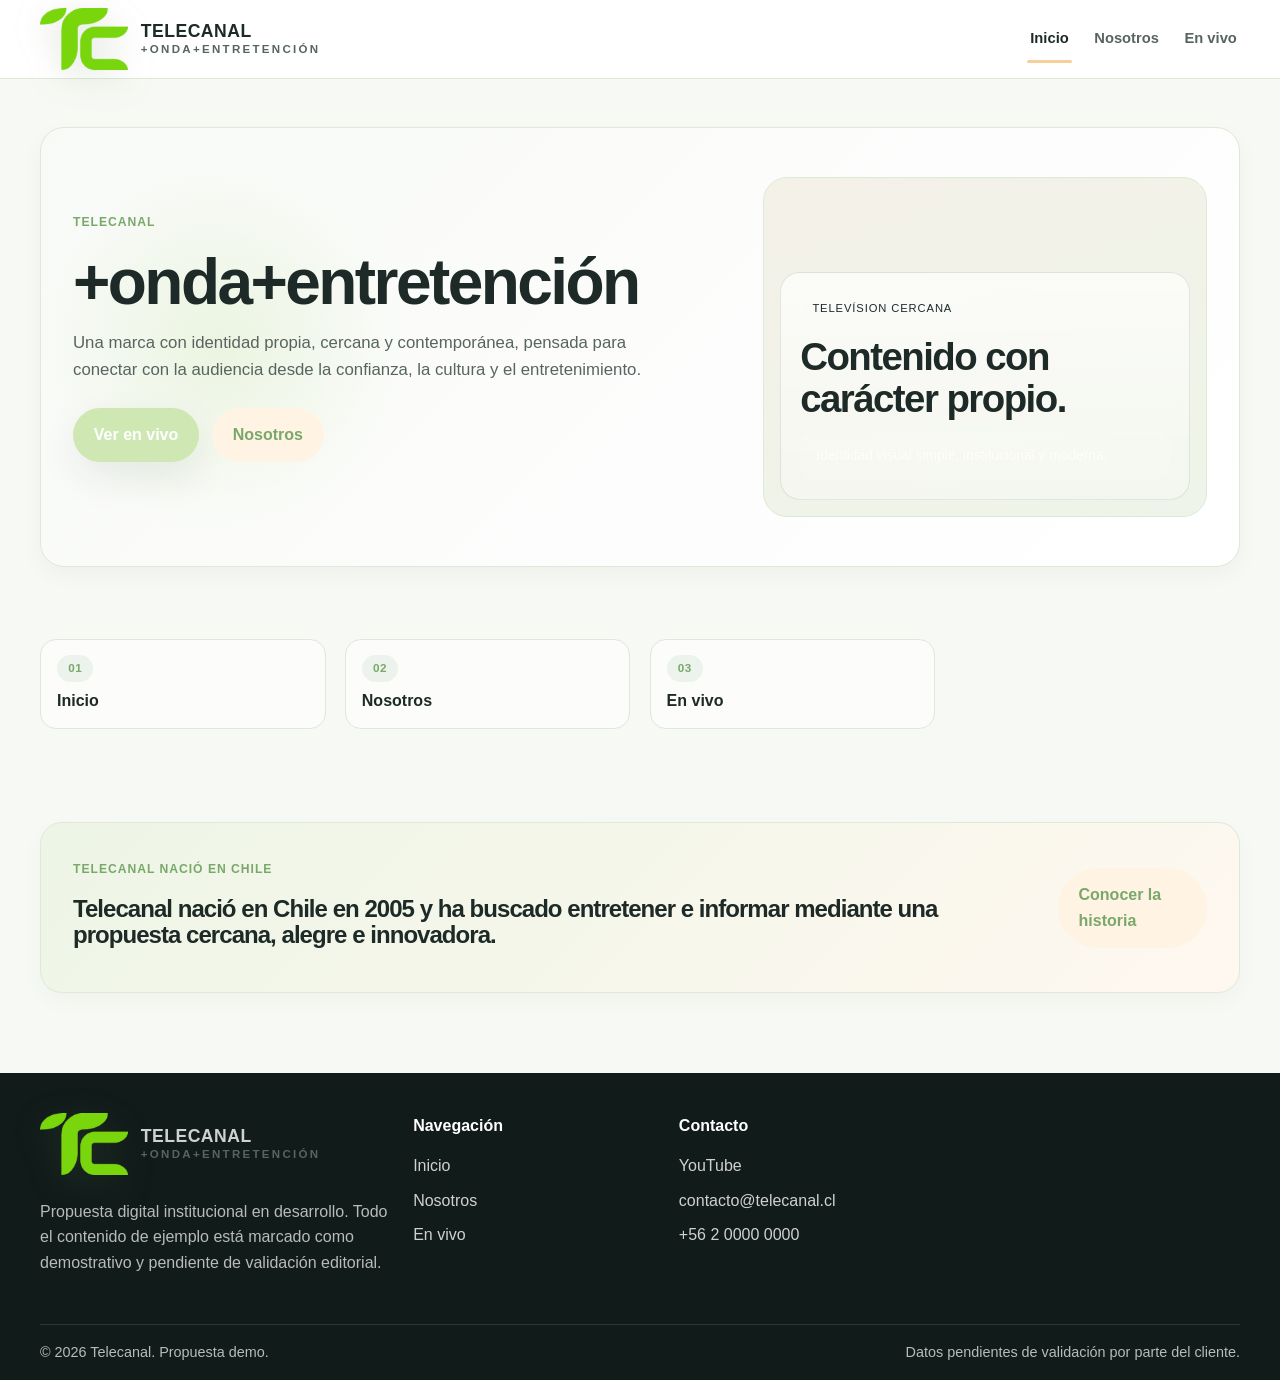
<file: index.html>
<!DOCTYPE html>
<html lang="es">
  <head>
    <meta charset="UTF-8" />
    <meta name="viewport" content="width=device-width, initial-scale=1.0" />
    <title>Telecanal | Televisión cercana, contenidos que conectan</title>
    <meta name="description" content="Propuesta institucional y editorial de Telecanal, marca chilena con trayectoria desde 2005. Sitio demo con contenido verificable y módulos preparados para CMS." />
    <meta name="robots" content="index, follow" />
    <link rel="stylesheet" href="styles.css" />
  </head>
  <body>
    <header class="site-header">
      <div class="container header-inner">
        <a class="brand" href="index.html" aria-label="Inicio Telecanal">
          <img class="brand-logo" src="material/logo.webp" alt="Logo de Telecanal" />
          <span class="brand-text">
            <span>TELECANAL</span>
            <span>+onda+entretención</span>
          </span>
        </a>

        <div class="nav-wrap">
          <nav class="main-nav" aria-label="Navegación principal">
            <a class="active" href="index.html">Inicio</a>
            <a href="nosotros.html">Nosotros</a>
            <a href="en-vivo.html">En vivo</a>
          </nav>
          <button class="menu-toggle" aria-label="Abrir menú">☰</button>
        </div>
      </div>
    </header>

    <main>
      <section class="hero">
        <div class="container hero-shell hero-shell--minimal">
          <div class="hero-copy">
            <span class="eyebrow">Telecanal</span>
            <h1>+onda+entretención</h1>
            <p>Una marca con identidad propia, cercana y contemporánea, pensada para conectar con la audiencia desde la confianza, la cultura y el entretenimiento.</p>
            <div class="hero-actions">
              <a class="btn btn-primary" href="en-vivo.html">Ver en vivo</a>
              <a class="btn btn-secondary" href="nosotros.html">Nosotros</a>
            </div>
          </div>

          <div class="hero-visual hero-visual--minimal" aria-label="Blanco de contenido principal">
            <div class="hero-card hero-card--minimal">
              <div class="mini-tag">Televísion cercana</div>
              <div>
                <h3>Contenido con carácter propio.</h3>
              </div>
              <div class="ticker">Identidad visual simple, institucional y moderna.</div>
            </div>
          </div>
        </div>
      </section>

      <section class="section">
        <div class="container">
          <div class="quick-links">
            <a class="quick-link" href="index.html"><span class="badge badge-neutral">01</span><strong>Inicio</strong></a>
            <a class="quick-link" href="nosotros.html"><span class="badge badge-neutral">02</span><strong>Nosotros</strong></a>
            <a class="quick-link" href="en-vivo.html"><span class="badge badge-neutral">03</span><strong>En vivo</strong></a>
          </div>
        </div>
      </section>

      <section class="section">
        <div class="container">
          <div class="cta-box">
            <div>
              <span class="eyebrow" style="color: var(--green-deep)">Telecanal nació en Chile</span>
              <h2>Telecanal nació en Chile en 2005 y ha buscado entretener e informar mediante una propuesta cercana, alegre e innovadora.</h2>
            </div>
            <a class="btn btn-secondary" href="nosotros.html">Conocer la historia</a>
          </div>
        </div>
      </section>
    </main>

    <footer class="footer">
      <div class="container">
        <div class="footer-grid">
          <div>
            <a class="brand" href="index.html" aria-label="Telecanal">
              <img class="brand-logo" src="material/logo.webp" alt="Logo de Telecanal" />
              <span class="brand-text">
                <span>TELECANAL</span>
                <span>+onda+entretención</span>
              </span>
            </a>
            <p style="margin-top: 1rem; color: rgba(255,255,255,0.7);">Propuesta digital institucional en desarrollo. Todo el contenido de ejemplo está marcado como demostrativo y pendiente de validación editorial.</p>
          </div>

          <div>
            <h4>Navegación</h4>
            <ul>
              <li><a href="index.html">Inicio</a></li>
              <li><a href="nosotros.html">Nosotros</a></li>
              <li><a href="en-vivo.html">En vivo</a></li>
            </ul>
          </div>

          <div>
            <h4>Contacto</h4>
            <ul>
              <li><a href="https://www.youtube.com/@TELECANAL" target="_blank" rel="noreferrer">YouTube</a></li>
              <li><a href="mailto:contacto@telecanal.cl">contacto@telecanal.cl</a></li>
              <li><a href="tel:+56200000000">+56 2 0000 0000</a></li>
            </ul>
          </div>
        </div>

        <div class="copyright">
          <span>© 2026 Telecanal. Propuesta demo.</span>
          <span>Datos pendientes de validación por parte del cliente.</span>
        </div>
      </div>
    </footer>

    <script src="script.js"></script>
  </body>
</html>
</file>
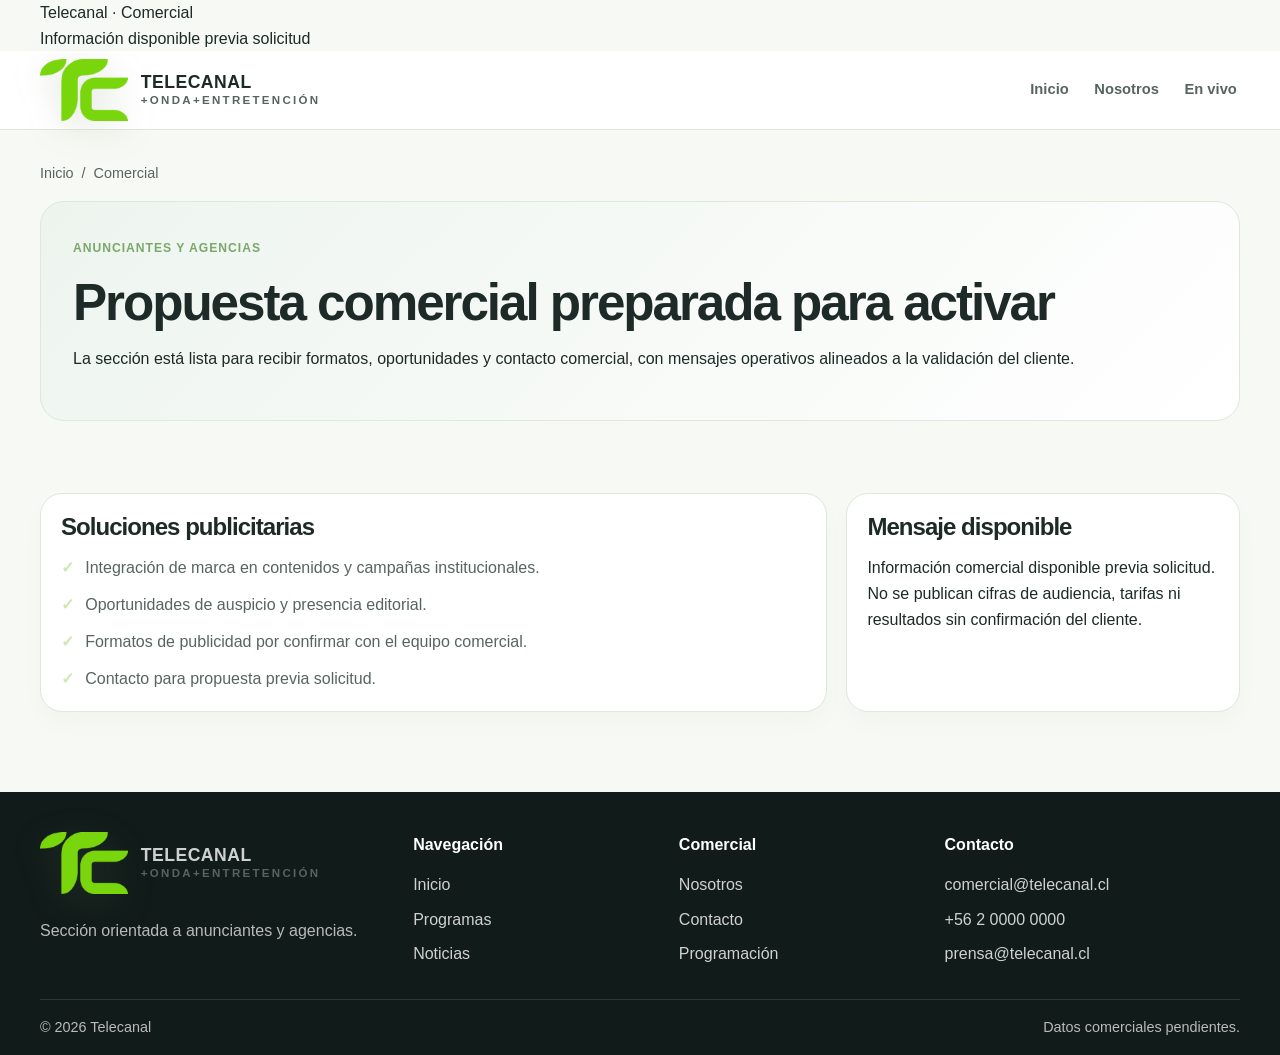
<file: comercial.html>
<!DOCTYPE html>
<html lang="es">
  <head>
    <meta charset="UTF-8" />
    <meta name="viewport" content="width=device-width, initial-scale=1.0" />
    <title>Comercial | Telecanal</title>
    <meta name="description" content="Sección comercial para anunciantes y agencias de Telecanal con mensajes operativos pendientes de validación." />
    <link rel="stylesheet" href="styles.css" />
  </head>
  <body>
    <div class="topbar">
      <div class="container">
        <div class="status">Telecanal · Comercial</div>
        <div class="validation">Información disponible previa solicitud</div>
      </div>
    </div>

    <header class="site-header">
      <div class="container header-inner">
        <a class="brand" href="index.html" aria-label="Inicio Telecanal">
          <img class="brand-logo" src="material/logo.webp" alt="Logo de Telecanal" />
          <span class="brand-text"><span>TELECANAL</span><span>+onda+entretención</span></span>
        </a>
        <div class="nav-wrap">
          <nav class="main-nav" aria-label="Navegación principal">
            <a href="index.html">Inicio</a>
            <a href="nosotros.html">Nosotros</a>
            <a href="en-vivo.html">En vivo</a>
          </nav>
          <button class="menu-toggle" aria-label="Abrir menú">☰</button>
        </div>
      </div>
    </header>

    <main>
      <section class="page-banner">
        <div class="container">
          <div class="breadcrumbs"><a href="index.html">Inicio</a><span> / </span><span>Comercial</span></div>
          <div class="page-hero">
            <span class="eyebrow">Anunciantes y agencias</span>
            <h1>Propuesta comercial preparada para activar</h1>
            <p>La sección está lista para recibir formatos, oportunidades y contacto comercial, con mensajes operativos alineados a la validación del cliente.</p>
          </div>
        </div>
      </section>

      <section class="section">
        <div class="container page-grid">
          <div class="content-panel">
            <h3>Soluciones publicitarias</h3>
            <ul class="summary-list">
              <li>Integración de marca en contenidos y campañas institucionales.</li>
              <li>Oportunidades de auspicio y presencia editorial.</li>
              <li>Formatos de publicidad por confirmar con el equipo comercial.</li>
              <li>Contacto para propuesta previa solicitud.</li>
            </ul>
          </div>

          <aside class="sidebar-panel">
            <h3>Mensaje disponible</h3>
            <p>Información comercial disponible previa solicitud. No se publican cifras de audiencia, tarifas ni resultados sin confirmación del cliente.</p>
          </aside>
        </div>
      </section>
    </main>

    <footer class="footer">
      <div class="container">
        <div class="footer-grid">
          <div><a class="brand" href="index.html" aria-label="Telecanal"><img class="brand-logo" src="material/logo.webp" alt="Logo de Telecanal" /><span class="brand-text"><span>TELECANAL</span><span>+onda+entretención</span></span></a><p style="color: rgba(255,255,255,0.7); margin-top: 1rem;">Sección orientada a anunciantes y agencias.</p></div>
          <div><h4>Navegación</h4><ul><li><a href="index.html">Inicio</a></li><li><a href="programas.html">Programas</a></li><li><a href="noticias.html">Noticias</a></li></ul></div>
          <div><h4>Comercial</h4><ul><li><a href="nosotros.html">Nosotros</a></li><li><a href="contacto.html">Contacto</a></li><li><a href="programacion.html">Programación</a></li></ul></div>
          <div><h4>Contacto</h4><ul><li><a href="mailto:comercial@telecanal.cl">comercial@telecanal.cl</a></li><li><a href="tel:+56200000000">+56 2 0000 0000</a></li><li><a href="mailto:prensa@telecanal.cl">prensa@telecanal.cl</a></li></ul></div>
        </div>
        <div class="copyright"><span>© 2026 Telecanal</span><span>Datos comerciales pendientes.</span></div>
      </div>
    </footer>

    <script src="script.js"></script>
  </body>
</html>
</file>
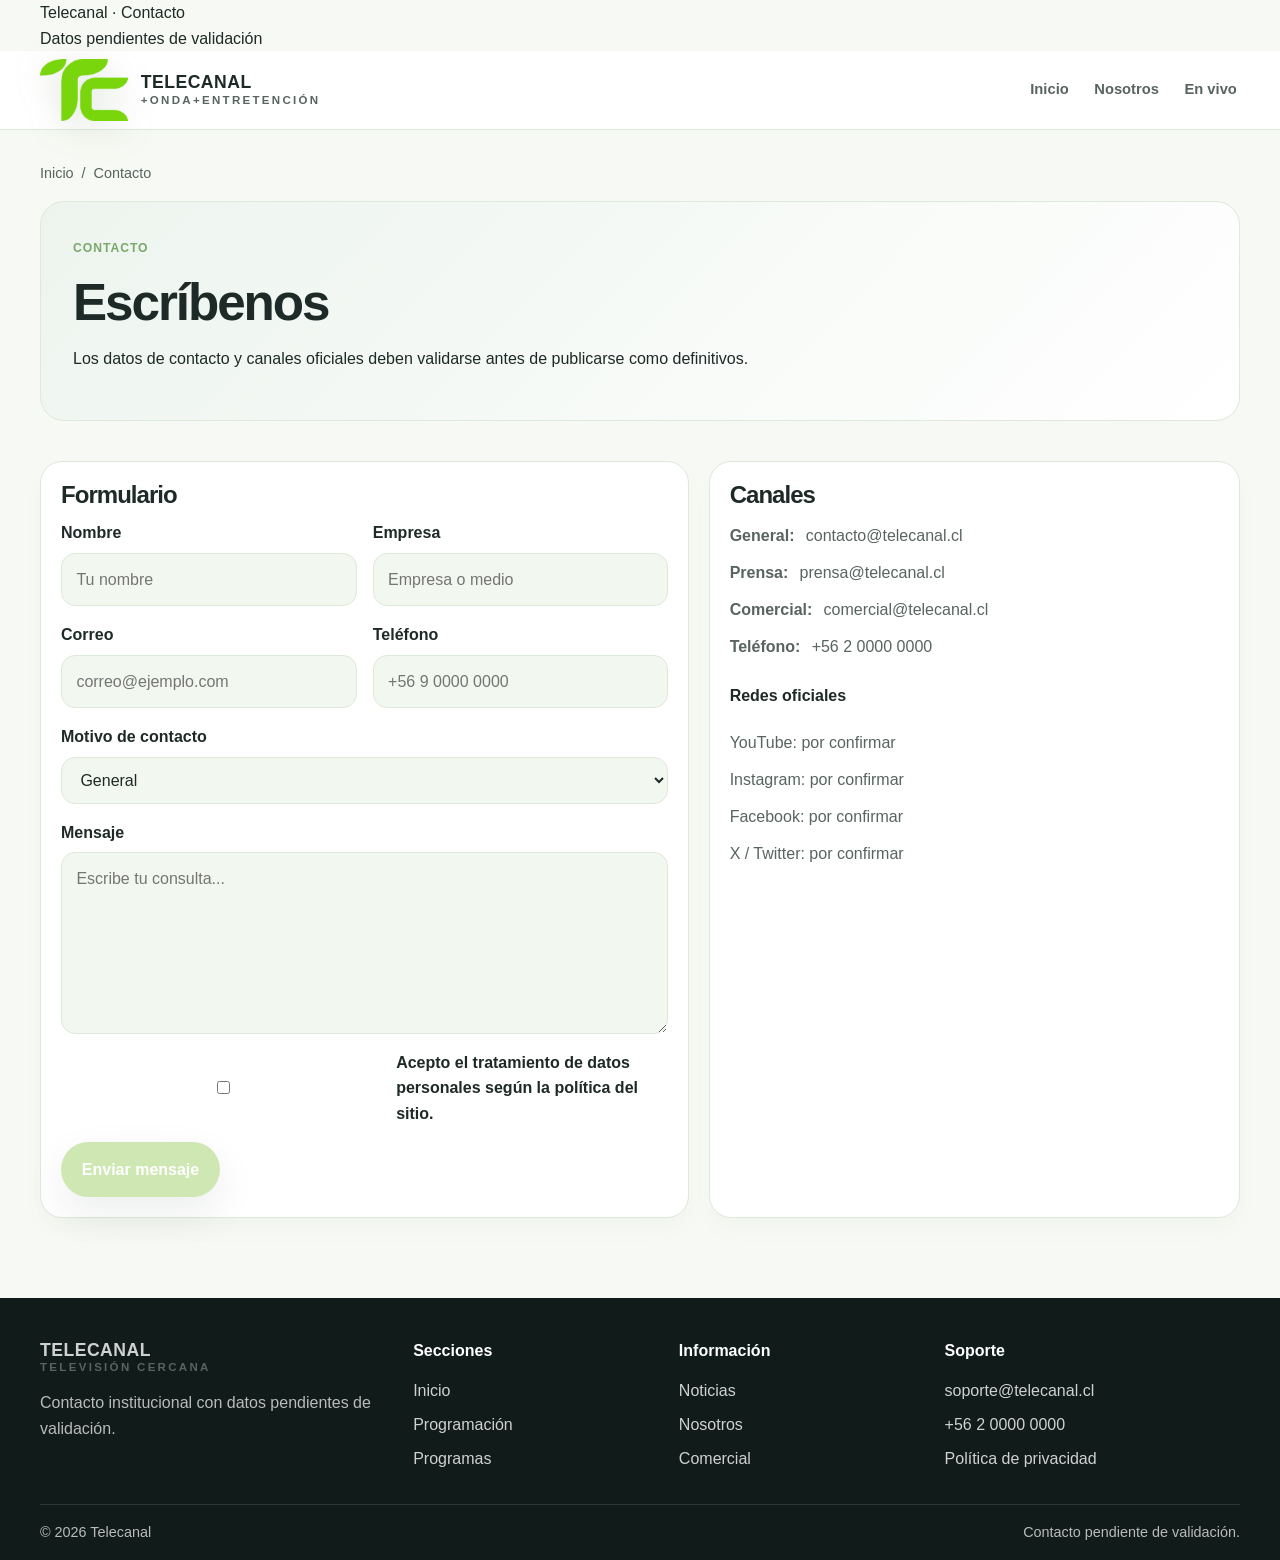
<file: contacto.html>
<!DOCTYPE html>
<html lang="es">
  <head>
    <meta charset="UTF-8" />
    <meta name="viewport" content="width=device-width, initial-scale=1.0" />
    <title>Contacto | Telecanal</title>
    <meta name="description" content="Formulario de contacto para Telecanal con separación de consultas generales, prensa y comercial." />
    <link rel="stylesheet" href="styles.css" />
  </head>
  <body>
    <div class="topbar">
      <div class="container">
        <div class="status">Telecanal · Contacto</div>
        <div class="validation">Datos pendientes de validación</div>
      </div>
    </div>

    <header class="site-header">
      <div class="container header-inner">
        <a class="brand" href="index.html" aria-label="Inicio Telecanal">
          <img class="brand-logo" src="material/logo.webp" alt="Logo de Telecanal" />
          <span class="brand-text"><span>TELECANAL</span><span>+onda+entretención</span></span>
        </a>
        <div class="nav-wrap">
          <nav class="main-nav" aria-label="Navegación principal">
            <a href="index.html">Inicio</a>
            <a href="nosotros.html">Nosotros</a>
            <a href="en-vivo.html">En vivo</a>
          </nav>
          <button class="menu-toggle" aria-label="Abrir menú">☰</button>
        </div>
      </div>
    </header>

    <main>
      <section class="page-banner">
        <div class="container">
          <div class="breadcrumbs"><a href="index.html">Inicio</a><span> / </span><span>Contacto</span></div>
          <div class="page-hero">
            <span class="eyebrow">Contacto</span>
            <h1>Escríbenos</h1>
            <p>Los datos de contacto y canales oficiales deben validarse antes de publicarse como definitivos.</p>
          </div>
        </div>
      </section>

      <section class="section">
        <div class="container contact-grid">
          <div class="form-panel">
            <h3>Formulario</h3>
            <form>
              <div class="form-grid">
                <div class="form-field"><label for="nombre">Nombre</label><input id="nombre" type="text" placeholder="Tu nombre" /></div>
                <div class="form-field"><label for="empresa">Empresa</label><input id="empresa" type="text" placeholder="Empresa o medio" /></div>
                <div class="form-field"><label for="email">Correo</label><input id="email" type="email" placeholder="correo@ejemplo.com" /></div>
                <div class="form-field"><label for="telefono">Teléfono</label><input id="telefono" type="tel" placeholder="+56 9 0000 0000" /></div>
                <div class="form-field full"><label for="motivo">Motivo de contacto</label><select id="motivo"><option>General</option><option>Prensa</option><option>Comercial</option><option>Otro</option></select></div>
                <div class="form-field full"><label for="mensaje">Mensaje</label><textarea id="mensaje" rows="6" placeholder="Escribe tu consulta..."></textarea></div>
                <div class="form-field full">
                  <label class="checkbox-row"><input type="checkbox" /> Acepto el tratamiento de datos personales según la política del sitio.</label>
                </div>
              </div>
              <button class="btn btn-primary" type="button" style="margin-top: 1rem;">Enviar mensaje</button>
            </form>
          </div>

          <aside class="info-panel">
            <h3>Canales</h3>
            <ul class="meta-list">
              <li><strong>General:</strong> contacto@telecanal.cl</li>
              <li><strong>Prensa:</strong> prensa@telecanal.cl</li>
              <li><strong>Comercial:</strong> comercial@telecanal.cl</li>
              <li><strong>Teléfono:</strong> +56 2 0000 0000</li>
            </ul>

            <div style="margin-top: 1.5rem;">
              <h4>Redes oficiales</h4>
              <ul class="meta-list">
                <li>YouTube: por confirmar</li>
                <li>Instagram: por confirmar</li>
                <li>Facebook: por confirmar</li>
                <li>X / Twitter: por confirmar</li>
              </ul>
            </div>
          </aside>
        </div>
      </section>
    </main>

    <footer class="footer">
      <div class="container">
        <div class="footer-grid">
          <div><a class="brand" href="index.html" aria-label="Telecanal"><span class="brand-mark">TC</span><span class="brand-text"><span>TELECANAL</span><span>Televisión cercana</span></span></a><p style="color: rgba(255,255,255,0.7); margin-top: 1rem;">Contacto institucional con datos pendientes de validación.</p></div>
          <div><h4>Secciones</h4><ul><li><a href="index.html">Inicio</a></li><li><a href="programacion.html">Programación</a></li><li><a href="programas.html">Programas</a></li></ul></div>
          <div><h4>Información</h4><ul><li><a href="noticias.html">Noticias</a></li><li><a href="nosotros.html">Nosotros</a></li><li><a href="comercial.html">Comercial</a></li></ul></div>
          <div><h4>Soporte</h4><ul><li><a href="mailto:soporte@telecanal.cl">soporte@telecanal.cl</a></li><li><a href="tel:+56200000000">+56 2 0000 0000</a></li><li><a href="#">Política de privacidad</a></li></ul></div>
        </div>
        <div class="copyright"><span>© 2026 Telecanal</span><span>Contacto pendiente de validación.</span></div>
      </div>
    </footer>

    <script src="script.js"></script>
  </body>
</html>
</file>
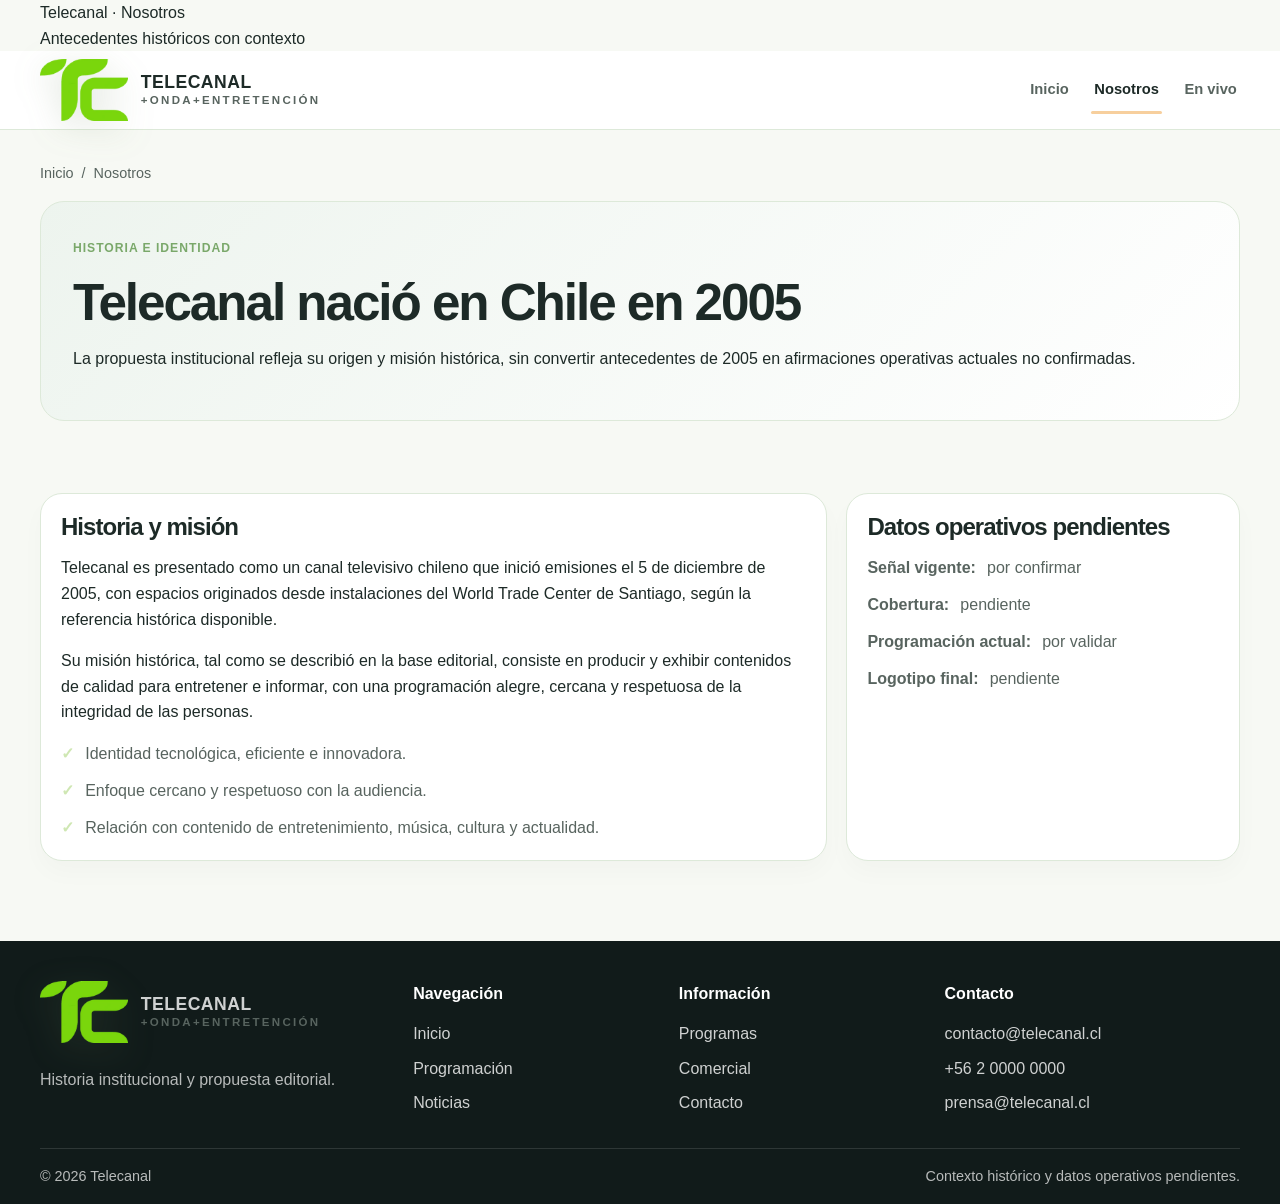
<file: nosotros.html>
<!DOCTYPE html>
<html lang="es">
  <head>
    <meta charset="UTF-8" />
    <meta name="viewport" content="width=device-width, initial-scale=1.0" />
    <title>Nosotros | Telecanal</title>
    <meta name="description" content="Historia y propuesta institucional de Telecanal con contexto histórico y módulos administrables pendientes de validación." />
    <link rel="stylesheet" href="styles.css" />
  </head>
  <body>
    <div class="topbar">
      <div class="container">
        <div class="status">Telecanal · Nosotros</div>
        <div class="validation">Antecedentes históricos con contexto</div>
      </div>
    </div>

    <header class="site-header">
      <div class="container header-inner">
        <a class="brand" href="index.html" aria-label="Inicio Telecanal">
          <img class="brand-logo" src="material/logo.webp" alt="Logo de Telecanal" />
          <span class="brand-text"><span>TELECANAL</span><span>+onda+entretención</span></span>
        </a>
        <div class="nav-wrap">
          <nav class="main-nav" aria-label="Navegación principal">
            <a href="index.html">Inicio</a>
            <a class="active" href="nosotros.html">Nosotros</a>
            <a href="en-vivo.html">En vivo</a>
          </nav>
          <button class="menu-toggle" aria-label="Abrir menú">☰</button>
        </div>
      </div>
    </header>

    <main>
      <section class="page-banner">
        <div class="container">
          <div class="breadcrumbs"><a href="index.html">Inicio</a><span> / </span><span>Nosotros</span></div>
          <div class="page-hero">
            <span class="eyebrow">Historia e identidad</span>
            <h1>Telecanal nació en Chile en 2005</h1>
            <p>La propuesta institucional refleja su origen y misión histórica, sin convertir antecedentes de 2005 en afirmaciones operativas actuales no confirmadas.</p>
          </div>
        </div>
      </section>

      <section class="section">
        <div class="container page-grid">
          <div class="content-panel">
            <h3>Historia y misión</h3>
            <p>Telecanal es presentado como un canal televisivo chileno que inició emisiones el 5 de diciembre de 2005, con espacios originados desde instalaciones del World Trade Center de Santiago, según la referencia histórica disponible.</p>
            <p>Su misión histórica, tal como se describió en la base editorial, consiste en producir y exhibir contenidos de calidad para entretener e informar, con una programación alegre, cercana y respetuosa de la integridad de las personas.</p>
            <ul class="summary-list">
              <li>Identidad tecnológica, eficiente e innovadora.</li>
              <li>Enfoque cercano y respetuoso con la audiencia.</li>
              <li>Relación con contenido de entretenimiento, música, cultura y actualidad.</li>
            </ul>
          </div>

          <aside class="sidebar-panel">
            <h3>Datos operativos pendientes</h3>
            <ul class="meta-list">
              <li><strong>Señal vigente:</strong> por confirmar</li>
              <li><strong>Cobertura:</strong> pendiente</li>
              <li><strong>Programación actual:</strong> por validar</li>
              <li><strong>Logotipo final:</strong> pendiente</li>
            </ul>
          </aside>
        </div>
      </section>
    </main>

    <footer class="footer">
      <div class="container">
        <div class="footer-grid">
          <div><a class="brand" href="index.html" aria-label="Telecanal"><img class="brand-logo" src="material/logo.webp" alt="Logo de Telecanal" /><span class="brand-text"><span>TELECANAL</span><span>+onda+entretención</span></span></a><p style="color: rgba(255,255,255,0.7); margin-top: 1rem;">Historia institucional y propuesta editorial.</p></div>
          <div><h4>Navegación</h4><ul><li><a href="index.html">Inicio</a></li><li><a href="programacion.html">Programación</a></li><li><a href="noticias.html">Noticias</a></li></ul></div>
          <div><h4>Información</h4><ul><li><a href="programas.html">Programas</a></li><li><a href="comercial.html">Comercial</a></li><li><a href="contacto.html">Contacto</a></li></ul></div>
          <div><h4>Contacto</h4><ul><li><a href="mailto:contacto@telecanal.cl">contacto@telecanal.cl</a></li><li><a href="tel:+56200000000">+56 2 0000 0000</a></li><li><a href="mailto:prensa@telecanal.cl">prensa@telecanal.cl</a></li></ul></div>
        </div>
        <div class="copyright"><span>© 2026 Telecanal</span><span>Contexto histórico y datos operativos pendientes.</span></div>
      </div>
    </footer>

    <script src="script.js"></script>
  </body>
</html>
</file>
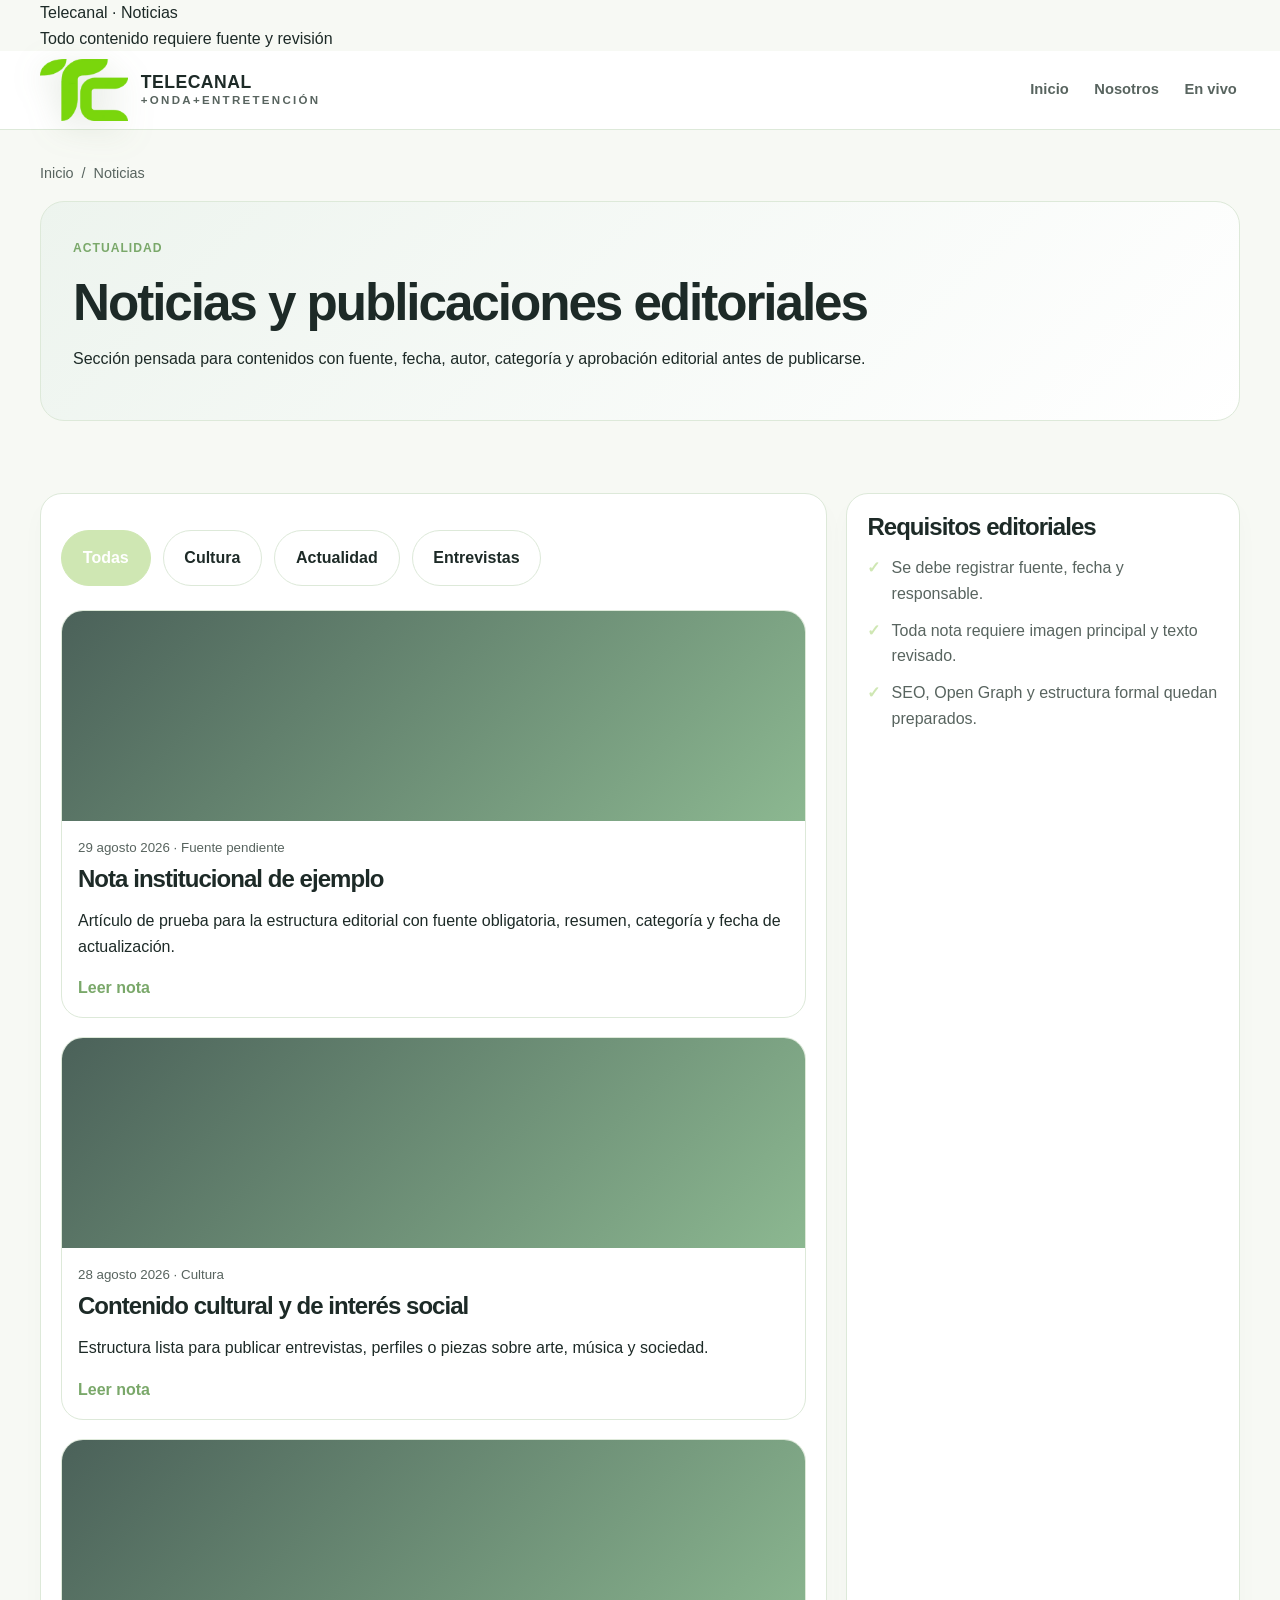
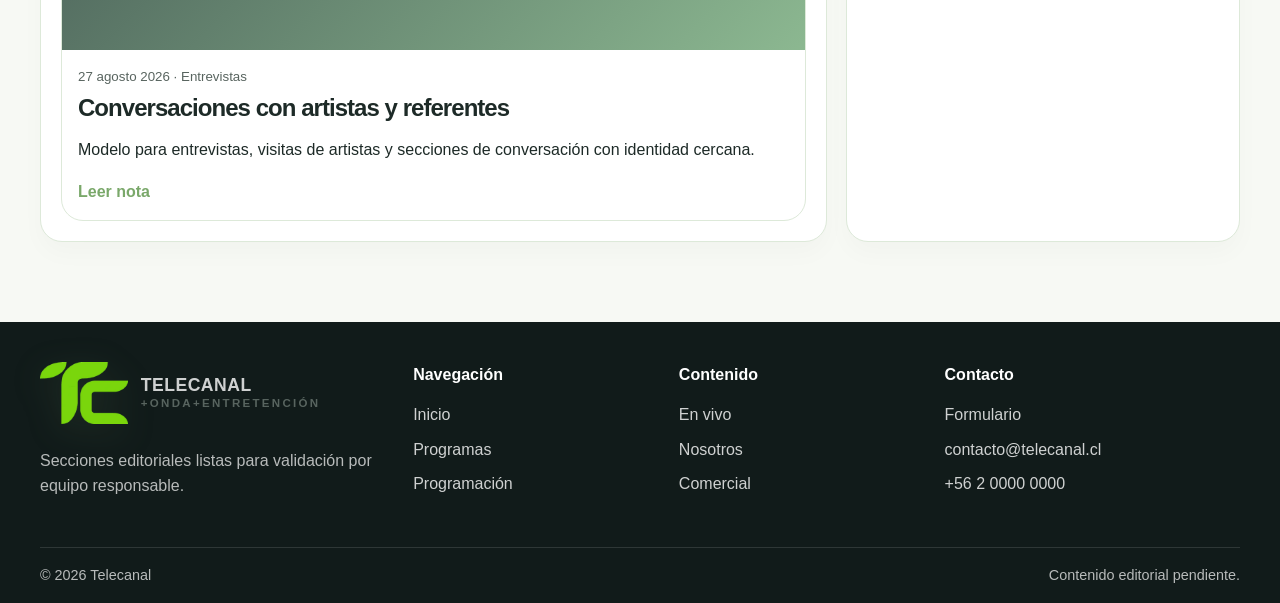
<file: noticias.html>
<!DOCTYPE html>
<html lang="es">
  <head>
    <meta charset="UTF-8" />
    <meta name="viewport" content="width=device-width, initial-scale=1.0" />
    <title>Noticias | Telecanal</title>
    <meta name="description" content="Sección editorial de Telecanal con noticias, categorías y estructura preparada para validación por responsable editorial." />
    <link rel="stylesheet" href="styles.css" />
  </head>
  <body>
    <div class="topbar">
      <div class="container">
        <div class="status">Telecanal · Noticias</div>
        <div class="validation">Todo contenido requiere fuente y revisión</div>
      </div>
    </div>

    <header class="site-header">
      <div class="container header-inner">
        <a class="brand" href="index.html" aria-label="Inicio Telecanal">
          <img class="brand-logo" src="material/logo.webp" alt="Logo de Telecanal" />
          <span class="brand-text"><span>TELECANAL</span><span>+onda+entretención</span></span>
        </a>
        <div class="nav-wrap">
          <nav class="main-nav" aria-label="Navegación principal">
            <a href="index.html">Inicio</a>
            <a href="nosotros.html">Nosotros</a>
            <a href="en-vivo.html">En vivo</a>
          </nav>
          <button class="menu-toggle" aria-label="Abrir menú">☰</button>
        </div>
      </div>
    </header>

    <main>
      <section class="page-banner">
        <div class="container">
          <div class="breadcrumbs"><a href="index.html">Inicio</a><span> / </span><span>Noticias</span></div>
          <div class="page-hero">
            <span class="eyebrow">Actualidad</span>
            <h1>Noticias y publicaciones editoriales</h1>
            <p>Sección pensada para contenidos con fuente, fecha, autor, categoría y aprobación editorial antes de publicarse.</p>
          </div>
        </div>
      </section>

      <section class="section">
        <div class="container page-grid">
          <div class="content-panel">
            <div class="toolbar" aria-label="Filtros de noticias">
              <button class="filter-btn active" data-filter="all">Todas</button>
              <button class="filter-btn" data-filter="cultura">Cultura</button>
              <button class="filter-btn" data-filter="actualidad">Actualidad</button>
              <button class="filter-btn" data-filter="entrevista">Entrevistas</button>
            </div>

            <div class="news-grid" style="grid-template-columns: 1fr; margin-top: 1rem;">
              <article class="news-card" data-category="actualidad">
                <div class="news-visual"></div>
                <div class="news-content">
                  <small>29 agosto 2026 · Fuente pendiente</small>
                  <h3>Nota institucional de ejemplo</h3>
                  <p>Artículo de prueba para la estructura editorial con fuente obligatoria, resumen, categoría y fecha de actualización.</p>
                  <a class="linkline" href="#">Leer nota</a>
                </div>
              </article>
              <article class="news-card" data-category="cultura">
                <div class="news-visual"></div>
                <div class="news-content">
                  <small>28 agosto 2026 · Cultura</small>
                  <h3>Contenido cultural y de interés social</h3>
                  <p>Estructura lista para publicar entrevistas, perfiles o piezas sobre arte, música y sociedad.</p>
                  <a class="linkline" href="#">Leer nota</a>
                </div>
              </article>
              <article class="news-card" data-category="entrevista">
                <div class="news-visual"></div>
                <div class="news-content">
                  <small>27 agosto 2026 · Entrevistas</small>
                  <h3>Conversaciones con artistas y referentes</h3>
                  <p>Modelo para entrevistas, visitas de artistas y secciones de conversación con identidad cercana.</p>
                  <a class="linkline" href="#">Leer nota</a>
                </div>
              </article>
            </div>
          </div>

          <aside class="sidebar-panel">
            <h3>Requisitos editoriales</h3>
            <ul class="check-list">
              <li>Se debe registrar fuente, fecha y responsable.</li>
              <li>Toda nota requiere imagen principal y texto revisado.</li>
              <li>SEO, Open Graph y estructura formal quedan preparados.</li>
            </ul>
          </aside>
        </div>
      </section>
    </main>

    <footer class="footer">
      <div class="container">
        <div class="footer-grid">
          <div>
            <a class="brand" href="index.html" aria-label="Telecanal"><img class="brand-logo" src="material/logo.webp" alt="Logo de Telecanal" /><span class="brand-text"><span>TELECANAL</span><span>+onda+entretención</span></span></a>
            <p style="color: rgba(255,255,255,0.7); margin-top: 1rem;">Secciones editoriales listas para validación por equipo responsable.</p>
          </div>
          <div><h4>Navegación</h4><ul><li><a href="index.html">Inicio</a></li><li><a href="programas.html">Programas</a></li><li><a href="programacion.html">Programación</a></li></ul></div>
          <div><h4>Contenido</h4><ul><li><a href="en-vivo.html">En vivo</a></li><li><a href="nosotros.html">Nosotros</a></li><li><a href="comercial.html">Comercial</a></li></ul></div>
          <div><h4>Contacto</h4><ul><li><a href="contacto.html">Formulario</a></li><li><a href="mailto:contacto@telecanal.cl">contacto@telecanal.cl</a></li><li><a href="tel:+56200000000">+56 2 0000 0000</a></li></ul></div>
        </div>
        <div class="copyright"><span>© 2026 Telecanal</span><span>Contenido editorial pendiente.</span></div>
      </div>
    </footer>

    <script src="script.js"></script>
  </body>
</html>
</file>
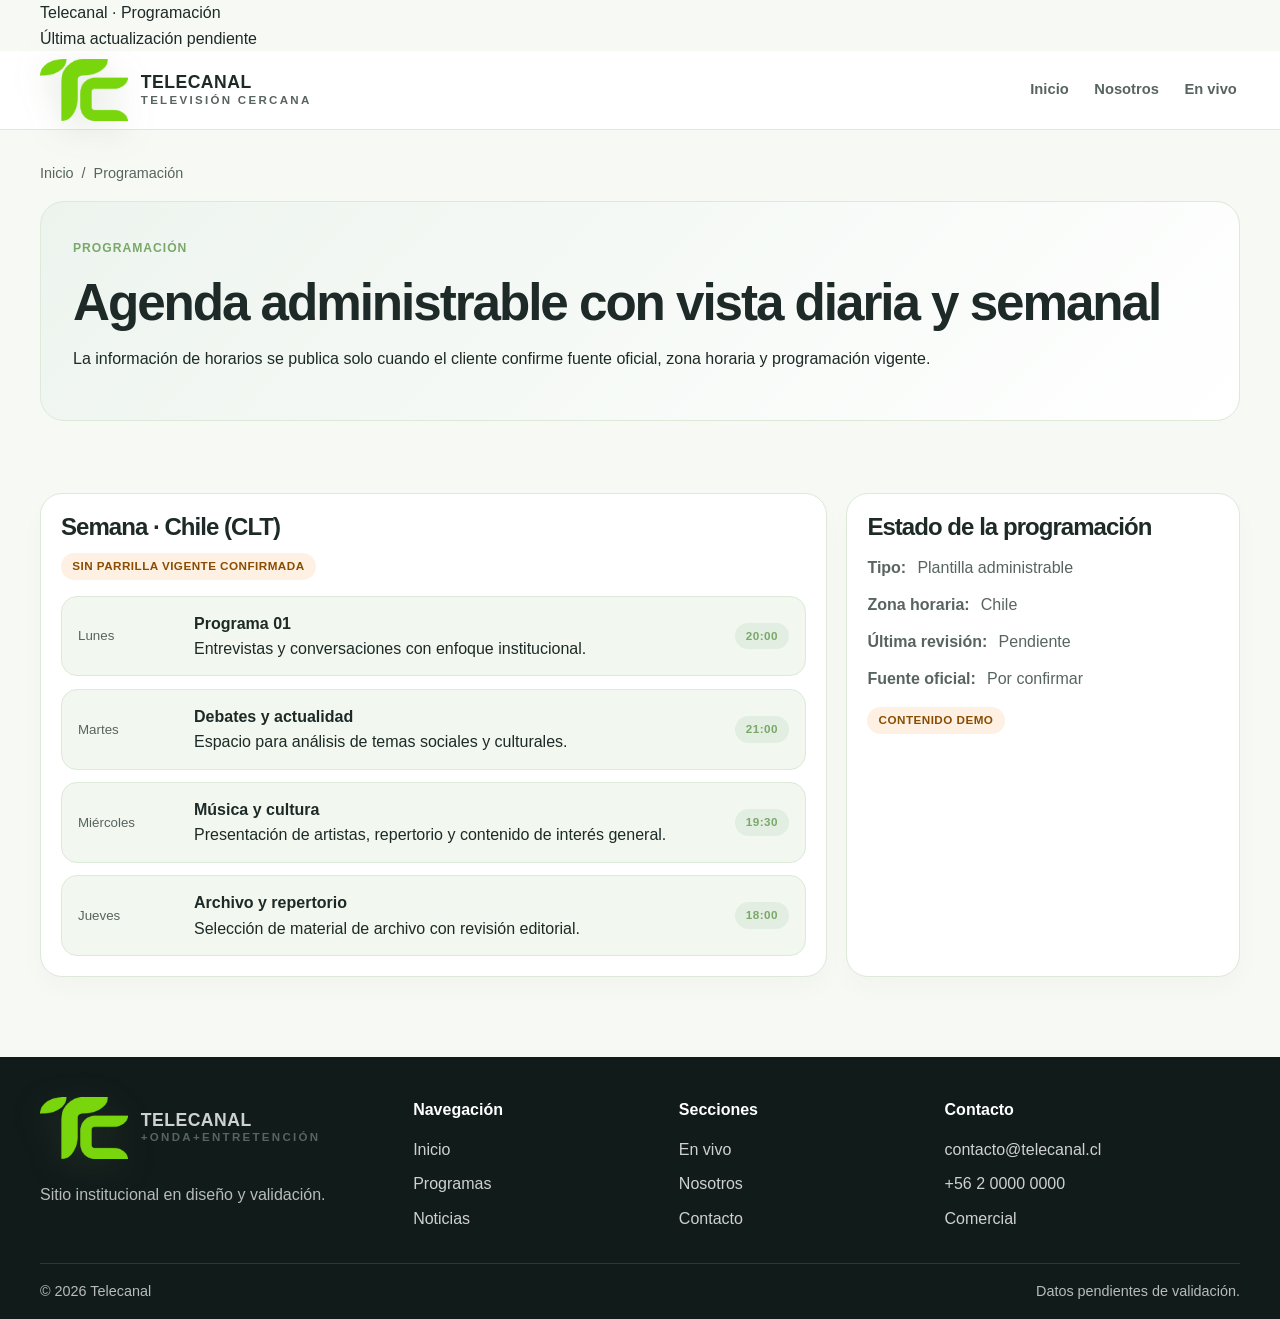
<file: programacion.html>
<!DOCTYPE html>
<html lang="es">
  <head>
    <meta charset="UTF-8" />
    <meta name="viewport" content="width=device-width, initial-scale=1.0" />
    <title>Programación | Telecanal</title>
    <meta name="description" content="Programación de Telecanal en versión demo. Los horarios y contenidos se muestran solo como estructura administrable pendiente de validación." />
    <link rel="stylesheet" href="styles.css" />
  </head>
  <body>
    <div class="topbar">
      <div class="container">
        <div class="status">Telecanal · Programación</div>
        <div class="validation">Última actualización pendiente</div>
      </div>
    </div>

    <header class="site-header">
      <div class="container header-inner">
        <a class="brand" href="index.html" aria-label="Inicio Telecanal">
          <img class="brand-logo" src="material/logo.webp" alt="Logo de Telecanal" />
          <span class="brand-text"><span>TELECANAL</span><span>Televisión cercana</span></span>
        </a>
        <div class="nav-wrap">
          <nav class="main-nav" aria-label="Navegación principal">
            <a href="index.html">Inicio</a>
            <a href="nosotros.html">Nosotros</a>
            <a href="en-vivo.html">En vivo</a>
          </nav>
          <button class="menu-toggle" aria-label="Abrir menú">☰</button>
        </div>
      </div>
    </header>

    <main>
      <section class="page-banner">
        <div class="container">
          <div class="breadcrumbs" aria-label="Miga de pan">
            <a href="index.html">Inicio</a>
            <span> / </span>
            <span>Programación</span>
          </div>
          <div class="page-hero">
            <span class="eyebrow">Programación</span>
            <h1>Agenda administrable con vista diaria y semanal</h1>
            <p>La información de horarios se publica solo cuando el cliente confirme fuente oficial, zona horaria y programación vigente.</p>
          </div>
        </div>
      </section>

      <section class="section">
        <div class="container page-grid">
          <div class="content-panel">
            <h3>Semana · Chile (CLT)</h3>
            <div class="badge badge-warning" style="margin-bottom: 1rem;">Sin parrilla vigente confirmada</div>
            <ul class="schedule-list">
              <li class="schedule-item">
                <small>Lunes</small>
                <div>
                  <strong>Programa 01</strong><br />
                  Entrevistas y conversaciones con enfoque institucional.
                </div>
                <span class="badge badge-neutral">20:00</span>
              </li>
              <li class="schedule-item">
                <small>Martes</small>
                <div>
                  <strong>Debates y actualidad</strong><br />
                  Espacio para análisis de temas sociales y culturales.
                </div>
                <span class="badge badge-neutral">21:00</span>
              </li>
              <li class="schedule-item">
                <small>Miércoles</small>
                <div>
                  <strong>Música y cultura</strong><br />
                  Presentación de artistas, repertorio y contenido de interés general.
                </div>
                <span class="badge badge-neutral">19:30</span>
              </li>
              <li class="schedule-item">
                <small>Jueves</small>
                <div>
                  <strong>Archivo y repertorio</strong><br />
                  Selección de material de archivo con revisión editorial.
                </div>
                <span class="badge badge-neutral">18:00</span>
              </li>
            </ul>
          </div>

          <aside class="sidebar-panel">
            <h3>Estado de la programación</h3>
            <ul class="meta-list">
              <li><strong>Tipo:</strong> Plantilla administrable</li>
              <li><strong>Zona horaria:</strong> Chile</li>
              <li><strong>Última revisión:</strong> Pendiente</li>
              <li><strong>Fuente oficial:</strong> Por confirmar</li>
            </ul>
            <div class="badge badge-warning" style="margin-top: 1rem; display: inline-flex;">Contenido demo</div>
          </aside>
        </div>
      </section>
    </main>

    <footer class="footer">
      <div class="container">
        <div class="footer-grid">
          <div>
            <a class="brand" href="index.html" aria-label="Telecanal">
              <img class="brand-logo" src="material/logo.webp" alt="Logo de Telecanal" />
              <span class="brand-text"><span>TELECANAL</span><span>+onda+entretención</span></span>
            </a>
            <p style="color: rgba(255,255,255,0.7); margin-top: 1rem;">Sitio institucional en diseño y validación.</p>
          </div>
          <div>
            <h4>Navegación</h4>
            <ul><li><a href="index.html">Inicio</a></li><li><a href="programas.html">Programas</a></li><li><a href="noticias.html">Noticias</a></li></ul>
          </div>
          <div>
            <h4>Secciones</h4>
            <ul><li><a href="en-vivo.html">En vivo</a></li><li><a href="nosotros.html">Nosotros</a></li><li><a href="contacto.html">Contacto</a></li></ul>
          </div>
          <div>
            <h4>Contacto</h4>
            <ul><li><a href="mailto:contacto@telecanal.cl">contacto@telecanal.cl</a></li><li><a href="tel:+56200000000">+56 2 0000 0000</a></li><li><a href="comercial.html">Comercial</a></li></ul>
          </div>
        </div>
        <div class="copyright"><span>© 2026 Telecanal</span><span>Datos pendientes de validación.</span></div>
      </div>
    </footer>

    <script src="script.js"></script>
  </body>
</html>
</file>
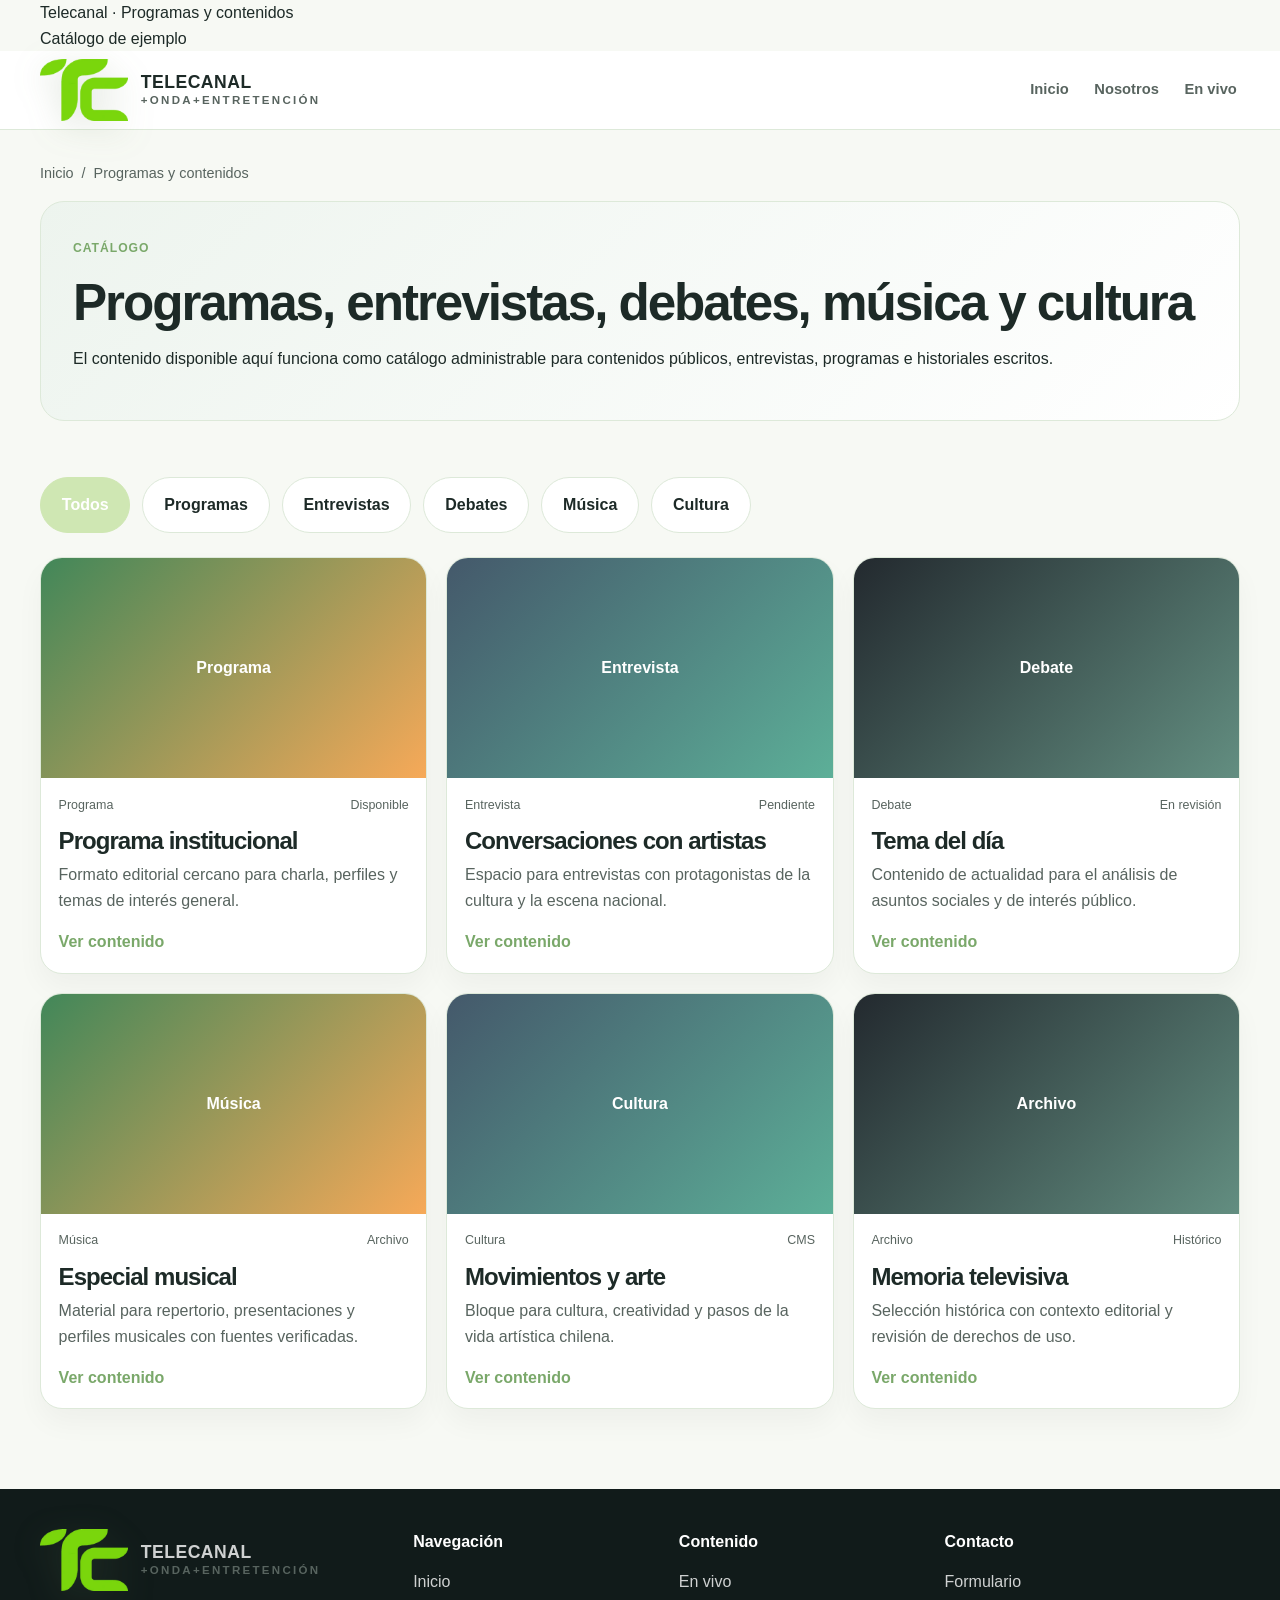
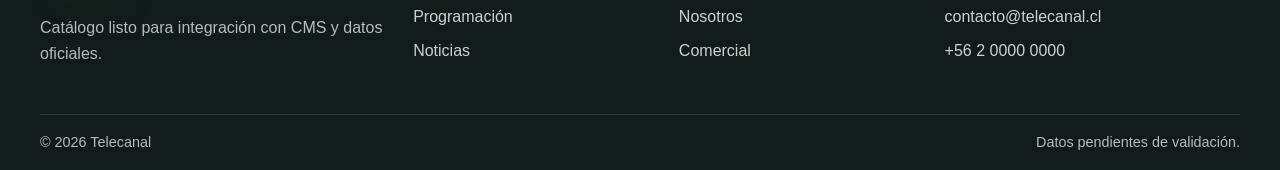
<file: programas.html>
<!DOCTYPE html>
<html lang="es">
  <head>
    <meta charset="UTF-8" />
    <meta name="viewport" content="width=device-width, initial-scale=1.0" />
    <title>Programas y contenidos | Telecanal</title>
    <meta name="description" content="Catálogo de programas y contenidos de Telecanal. Filtros por tipo de contenido y bloques listos para CMS." />
    <link rel="stylesheet" href="styles.css" />
  </head>
  <body>
    <div class="topbar">
      <div class="container">
        <div class="status">Telecanal · Programas y contenidos</div>
        <div class="validation">Catálogo de ejemplo</div>
      </div>
    </div>

    <header class="site-header">
      <div class="container header-inner">
        <a class="brand" href="index.html" aria-label="Inicio Telecanal">
          <img class="brand-logo" src="material/logo.webp" alt="Logo de Telecanal" />
          <span class="brand-text"><span>TELECANAL</span><span>+onda+entretención</span></span>
        </a>
        <div class="nav-wrap">
          <nav class="main-nav" aria-label="Navegación principal">
            <a href="index.html">Inicio</a>
            <a href="nosotros.html">Nosotros</a>
            <a href="en-vivo.html">En vivo</a>
          </nav>
          <button class="menu-toggle" aria-label="Abrir menú">☰</button>
        </div>
      </div>
    </header>

    <main>
      <section class="page-banner">
        <div class="container">
          <div class="breadcrumbs"><a href="index.html">Inicio</a><span> / </span><span>Programas y contenidos</span></div>
          <div class="page-hero">
            <span class="eyebrow">Catálogo</span>
            <h1>Programas, entrevistas, debates, música y cultura</h1>
            <p>El contenido disponible aquí funciona como catálogo administrable para contenidos públicos, entrevistas, programas e historiales escritos.</p>
          </div>
        </div>
      </section>

      <section class="section">
        <div class="container">
          <div class="toolbar" aria-label="Filtros de contenido">
            <button class="filter-btn active" data-filter="all">Todos</button>
            <button class="filter-btn" data-filter="programa">Programas</button>
            <button class="filter-btn" data-filter="entrevista">Entrevistas</button>
            <button class="filter-btn" data-filter="debate">Debates</button>
            <button class="filter-btn" data-filter="musica">Música</button>
            <button class="filter-btn" data-filter="cultura">Cultura</button>
          </div>

          <div class="featured-grid">
            <article class="card" data-category="programa">
              <div class="card-visual">Programa</div>
              <div class="card-body">
                <div class="card-meta"><span>Programa</span><span>Disponible</span></div>
                <h3>Programa institucional</h3>
                <p>Formato editorial cercano para charla, perfiles y temas de interés general.</p>
                <a class="linkline" href="#">Ver contenido</a>
              </div>
            </article>

            <article class="card" data-category="entrevista">
              <div class="card-visual alt">Entrevista</div>
              <div class="card-body">
                <div class="card-meta"><span>Entrevista</span><span>Pendiente</span></div>
                <h3>Conversaciones con artistas</h3>
                <p>Espacio para entrevistas con protagonistas de la cultura y la escena nacional.</p>
                <a class="linkline" href="#">Ver contenido</a>
              </div>
            </article>

            <article class="card" data-category="debate">
              <div class="card-visual dark">Debate</div>
              <div class="card-body">
                <div class="card-meta"><span>Debate</span><span>En revisión</span></div>
                <h3>Tema del día</h3>
                <p>Contenido de actualidad para el análisis de asuntos sociales y de interés público.</p>
                <a class="linkline" href="#">Ver contenido</a>
              </div>
            </article>

            <article class="card" data-category="musica">
              <div class="card-visual">Música</div>
              <div class="card-body">
                <div class="card-meta"><span>Música</span><span>Archivo</span></div>
                <h3>Especial musical</h3>
                <p>Material para repertorio, presentaciones y perfiles musicales con fuentes verificadas.</p>
                <a class="linkline" href="#">Ver contenido</a>
              </div>
            </article>

            <article class="card" data-category="cultura">
              <div class="card-visual alt">Cultura</div>
              <div class="card-body">
                <div class="card-meta"><span>Cultura</span><span>CMS</span></div>
                <h3>Movimientos y arte</h3>
                <p>Bloque para cultura, creatividad y pasos de la vida artística chilena.</p>
                <a class="linkline" href="#">Ver contenido</a>
              </div>
            </article>

            <article class="card" data-category="programa">
              <div class="card-visual dark">Archivo</div>
              <div class="card-body">
                <div class="card-meta"><span>Archivo</span><span>Histórico</span></div>
                <h3>Memoria televisiva</h3>
                <p>Selección histórica con contexto editorial y revisión de derechos de uso.</p>
                <a class="linkline" href="#">Ver contenido</a>
              </div>
            </article>
          </div>
        </div>
      </section>
    </main>

    <footer class="footer">
      <div class="container">
        <div class="footer-grid">
          <div>
            <a class="brand" href="index.html" aria-label="Telecanal"><img class="brand-logo" src="material/logo.webp" alt="Logo de Telecanal" /><span class="brand-text"><span>TELECANAL</span><span>+onda+entretención</span></span></a>
            <p style="color: rgba(255,255,255,0.7); margin-top: 1rem;">Catálogo listo para integración con CMS y datos oficiales.</p>
          </div>
          <div><h4>Navegación</h4><ul><li><a href="index.html">Inicio</a></li><li><a href="programacion.html">Programación</a></li><li><a href="noticias.html">Noticias</a></li></ul></div>
          <div><h4>Contenido</h4><ul><li><a href="en-vivo.html">En vivo</a></li><li><a href="nosotros.html">Nosotros</a></li><li><a href="comercial.html">Comercial</a></li></ul></div>
          <div><h4>Contacto</h4><ul><li><a href="contacto.html">Formulario</a></li><li><a href="mailto:contacto@telecanal.cl">contacto@telecanal.cl</a></li><li><a href="tel:+56200000000">+56 2 0000 0000</a></li></ul></div>
        </div>
        <div class="copyright"><span>© 2026 Telecanal</span><span>Datos pendientes de validación.</span></div>
      </div>
    </footer>

    <script src="script.js"></script>
  </body>
</html>
</file>
<file: styles.css>
:root {
  --bg: #f7f9f4;
  --bg-strong: #edf4ea;
  --surface: #ffffff;
  --surface-alt: #f2f7ef;
  --ink: #1d2a27;
  --muted: #58645f;
  --line: #dde9d9;
  --green: #cfe7b3;
  --green-deep: #7aa86a;
  --orange: #f7cf9d;
  --orange-soft: #fff3e4;
  --shadow: 0 16px 40px rgba(19, 35, 30, 0.08);
  --radius: 22px;
  --max-width: 1200px;
}

* { box-sizing: border-box; }

html { scroll-behavior: smooth; }

body {
  margin: 0;
  font-family: "Segoe UI", Tahoma, Geneva, Verdana, sans-serif;
  background: var(--bg);
  color: var(--ink);
  line-height: 1.6;
}

a { color: inherit; text-decoration: none; }
img { max-width: 100%; display: block; }
button, input, select, textarea { font: inherit; }

.container {
  width: min(var(--max-width), calc(100% - 2rem));
  margin: 0 auto;
}

.site-header {
  position: sticky;
  top: 0;
  z-index: 20;
  background: rgba(255,255,255,0.94);
  backdrop-filter: blur(12px);
  border-bottom: 1px solid var(--line);
}

.header-inner {
  display: flex;
  align-items: center;
  justify-content: space-between;
  gap: 1rem;
  min-height: 78px;
}

.brand {
  display: inline-flex;
  align-items: center;
  gap: 0.8rem;
  font-weight: 800;
  letter-spacing: 0.03em;
}

.brand-logo {
  width: 88px;
  height: auto;
  display: block;
  filter: drop-shadow(0 8px 16px rgba(92, 120, 76, 0.18));
}

.brand-mark {
  display: none;
}

.brand-text {
  font-size: 1.1rem;
  display: flex;
  flex-direction: column;
  line-height: 1;
}

.brand-text span:last-child {
  font-size: 0.72rem;
  letter-spacing: 0.2em;
  color: var(--muted);
  text-transform: uppercase;
  margin-top: 0.2rem;
}

.nav-wrap {
  display: flex;
  align-items: center;
  gap: 1rem;
}

.main-nav {
  display: flex;
  align-items: center;
  gap: 1.2rem;
}

.main-nav a {
  font-size: 0.92rem;
  color: var(--muted);
  font-weight: 600;
  padding: 0.55rem 0.2rem;
  position: relative;
}

.main-nav a.active,
.main-nav a:hover {
  color: var(--ink);
}

.main-nav a.active::after,
.main-nav a:hover::after {
  content: "";
  position: absolute;
  left: 0;
  right: 0;
  bottom: -0.2rem;
  height: 3px;
  border-radius: 999px;
  background: var(--orange);
}

.header-actions {
  display: flex;
  align-items: center;
  gap: 0.8rem;
}

.search {
  display: flex;
  align-items: center;
  gap: 0.5rem;
  background: var(--surface-alt);
  border: 1px solid var(--line);
  border-radius: 999px;
  padding: 0.6rem 0.8rem;
  color: var(--muted);
}

.search input {
  border: none;
  outline: none;
  background: transparent;
  width: 140px;
  color: var(--ink);
}

.btn,
button {
  border: none;
  border-radius: 999px;
  padding: 0.9rem 1.3rem;
  font-weight: 700;
  cursor: pointer;
  transition: 0.2s ease;
}

.btn-primary {
  background: var(--green);
  color: #fff;
  box-shadow: var(--shadow);
}

.btn-primary:hover { background: var(--green-deep); }

.btn-secondary {
  background: var(--orange-soft);
  color: var(--green-deep);
}

.menu-toggle {
  display: none;
  background: var(--surface-alt);
  border: 1px solid var(--line);
  width: 46px;
  height: 46px;
  border-radius: 12px;
}

.badge {
  display: inline-flex;
  align-items: center;
  border-radius: 999px;
  padding: 0.25rem 0.7rem;
  font-size: 0.73rem;
  font-weight: 700;
  letter-spacing: 0.04em;
  text-transform: uppercase;
}

.badge-warning { background: rgba(245,154,59,0.14); color: #8a4d01; }
.badge-neutral { background: rgba(45,122,71,0.08); color: var(--green-deep); }

.hero {
  padding: 3rem 0 2rem;
}

.hero-shell {
  position: relative;
  display: grid;
  grid-template-columns: 1.3fr 0.7fr;
  gap: 1.5rem;
  align-items: center;
  background: linear-gradient(135deg, #f8faf7 0%, #fff 100%);
  border: 1px solid var(--line);
  border-radius: 24px;
  padding: 2rem;
  overflow: hidden;
  box-shadow: 0 8px 22px rgba(19, 35, 30, 0.04);
}

.hero-shell--minimal {
  grid-template-columns: 1.2fr 0.8fr;
  min-height: 440px;
}

.hero-shell::before {
  content: "";
  position: absolute;
  inset: 0 auto 0 0;
  width: 30%;
  background: radial-gradient(circle at center, rgba(207,231,179,0.35), transparent 65%);
}

.hero-copy {
  position: relative;
  z-index: 1;
  display: flex;
  flex-direction: column;
  justify-content: center;
}

.eyebrow {
  display: inline-block;
  margin-bottom: 1rem;
  font-weight: 700;
  letter-spacing: 0.08em;
  text-transform: uppercase;
  color: var(--green-deep);
  font-size: 0.76rem;
}

h1, h2, h3 {
  margin: 0 0 0.8rem;
  line-height: 1.08;
  letter-spacing: -0.04em;
}

.hero h1 {
  font-size: clamp(2.8rem, 5vw, 5rem);
  max-width: 550px;
}

.hero p {
  margin: 0 0 1.5rem;
  color: var(--muted);
  font-size: 1.05rem;
  max-width: 620px;
}

.hero-actions {
  display: flex;
  flex-wrap: wrap;
  gap: 0.8rem;
  margin-bottom: 1.2rem;
}

.hero-meta {
  list-style: none;
  margin: 0;
  padding: 0;
  display: flex;
  flex-wrap: wrap;
  gap: 1rem;
  color: var(--muted);
  font-size: 0.9rem;
}

.hero-visual {
  position: relative;
  z-index: 1;
  background: linear-gradient(160deg, #1e3f2f, #2d7a47);
  border-radius: 24px;
  min-height: 420px;
  display: flex;
  align-items: end;
  justify-content: center;
  padding: 1rem;
  overflow: hidden;
}

.hero-visual--minimal {
  background: linear-gradient(160deg, #f4f1e7, #eef4e9);
  border: 1px solid var(--line);
  min-height: 340px;
}

.hero-card {
  position: relative;
  width: 100%;
  height: 100%;
  background: linear-gradient(180deg, rgba(255,255,255,0.14), rgba(255,255,255,0.04));
  border: 1px solid rgba(255,255,255,0.18);
  border-radius: 20px;
  padding: 1.2rem;
  display: flex;
  flex-direction: column;
  justify-content: space-between;
  color: white;
}

.hero-card--minimal {
  background: linear-gradient(180deg, rgba(255,255,255,0.7), rgba(255,255,255,0.3));
  border: 1px solid rgba(25, 54, 35, 0.1);
  color: var(--ink);
}

.hero-card .mini-tag {
  background: rgba(255,255,255,0.12);
  border: 1px solid rgba(255,255,255,0.18);
  padding: 0.4rem 0.7rem;
  border-radius: 999px;
  display: inline-flex;
  width: fit-content;
  font-size: 0.7rem;
  text-transform: uppercase;
  letter-spacing: 0.08em;
}

.hero-card h3 {
  font-size: clamp(1.7rem, 3vw, 2.6rem);
  margin-top: 0.7rem;
}

.hero-card .ticker {
  background: rgba(255,255,255,0.08);
  border-radius: 14px;
  padding: 0.8rem 1rem;
  color: rgba(255,255,255,0.8);
  font-size: 0.86rem;
}

.quick-links,
.featured-grid,
.video-grid,
.program-grid,
.news-grid,
.contact-grid,
.card-list,
.stats-grid,
.cms-grid,
.page-grid,
.values-grid,
.team-grid,
.commercial-grid {
  display: grid;
  gap: 1.2rem;
}

.quick-links {
  grid-template-columns: repeat(4, minmax(0, 1fr));
  margin: 1rem 0 1.8rem;
}

.quick-link {
  background: rgba(255,255,255,0.65);
  border: 1px solid var(--line);
  border-radius: 16px;
  padding: 0.9rem 1rem;
  box-shadow: none;
}

.quick-link strong {
  display: block;
  margin-top: 0.4rem;
  font-size: 1rem;
}

.section {
  padding: 1.5rem 0 2.5rem;
}

.section-header {
  display: flex;
  align-items: end;
  justify-content: space-between;
  gap: 1rem;
  margin-bottom: 1.2rem;
}

.section-header p {
  margin: 0;
  color: var(--muted);
}

.featured-grid {
  grid-template-columns: repeat(3, minmax(0, 1fr));
}

.card {
  background: var(--surface);
  border: 1px solid var(--line);
  border-radius: var(--radius);
  overflow: hidden;
  box-shadow: 0 14px 28px rgba(11, 26, 21, 0.04);
}

.card-visual {
  height: 220px;
  background: linear-gradient(135deg, rgba(45,122,71,0.9), rgba(245,154,59,0.85));
  position: relative;
  display: grid;
  place-items: center;
  color: #fff;
  font-weight: 700;
}

.card-visual.alt { background: linear-gradient(135deg, rgba(27,52,74,0.82), rgba(52,155,126,0.8)); }
.card-visual.dark { background: linear-gradient(135deg, rgba(11,18,24,0.9), rgba(46,104,86,0.75)); }

.card-body {
  padding: 1.1rem;
}

.card-meta {
  display: flex;
  justify-content: space-between;
  gap: 0.5rem;
  align-items: center;
  font-size: 0.78rem;
  color: var(--muted);
  margin-bottom: 0.8rem;
}

.card-body h3 {
  font-size: 1.5rem;
  margin-bottom: 0.5rem;
}

.card-body p {
  color: var(--muted);
  margin: 0 0 1rem;
}

.linkline {
  color: var(--green-deep);
  font-weight: 700;
}

.video-shell {
  background: var(--surface);
  border: 1px solid var(--line);
  border-radius: 24px;
  overflow: hidden;
  box-shadow: var(--shadow);
}

.video-main {
  background: linear-gradient(135deg, #0d1b18, #2b5c45 60%, #f59a3b 120%);
  min-height: 380px;
  display: grid;
  place-items: center;
  color: white;
  position: relative;
}

.video-main .play {
  width: 100px;
  height: 100px;
  border-radius: 50%;
  border: 1px solid rgba(255,255,255,0.25);
  background: rgba(255,255,255,0.08);
  display: grid;
  place-items: center;
  font-size: 2rem;
}

.video-list {
  padding: 1rem;
  display: grid;
  gap: 0.8rem;
}

.video-item {
  display: grid;
  grid-template-columns: 120px 1fr auto;
  gap: 0.8rem;
  align-items: center;
  background: var(--surface-alt);
  border-radius: 16px;
  padding: 0.7rem;
  border: 1px solid var(--line);
}

.thumb {
  height: 76px;
  border-radius: 12px;
  background: linear-gradient(135deg, rgba(45,122,71,0.65), rgba(245,154,59,0.7));
}

.video-item small, .video-item p { margin: 0; color: var(--muted); }

.program-box {
  background: var(--surface);
  border: 1px solid var(--line);
  border-radius: 24px;
  padding: 1.25rem;
  box-shadow: var(--shadow);
}

.program-grid {
  grid-template-columns: repeat(4, minmax(0, 1fr));
  margin-top: 1rem;
}

.program-item {
  background: var(--surface-alt);
  border-radius: 18px;
  border: 1px solid var(--line);
  padding: 1rem;
}

.program-item .status {
  display: inline-flex;
  margin-bottom: 0.75rem;
  background: #e8f4eb;
  color: var(--green-deep);
  border-radius: 999px;
  padding: 0.3rem 0.6rem;
  font-size: 0.72rem;
  font-weight: 700;
  text-transform: uppercase;
}

.program-item h4 { margin: 0 0 0.5rem; }

.news-grid {
  grid-template-columns: repeat(3, minmax(0, 1fr));
}

.news-card {
  background: var(--surface);
  border-radius: 22px;
  border: 1px solid var(--line);
  overflow: hidden;
}

.news-card .news-visual {
  height: 210px;
  background: linear-gradient(135deg, rgba(30,58,48,0.8), rgba(111,166,117,0.8));
}

.news-content {
  padding: 1rem;
}

.news-content small {
  display: block;
  color: var(--muted);
  margin-bottom: 0.5rem;
}

.cta-box {
  background: linear-gradient(135deg, #edf5e6, #fff8f0);
  color: var(--ink);
  border: 1px solid var(--line);
  border-radius: 22px;
  padding: 2rem;
  display: flex;
  align-items: center;
  justify-content: space-between;
  gap: 1.5rem;
  box-shadow: 0 8px 22px rgba(19, 35, 30, 0.03);
}

.cta-box p { margin: 0; opacity: 0.9; }

.footer {
  background: #111b1a;
  color: rgba(255,255,255,0.9);
  padding: 2.5rem 0 1rem;
  margin-top: 2.5rem;
}

.footer-grid {
  display: grid;
  grid-template-columns: 1.3fr 0.9fr 0.9fr 1.1fr;
  gap: 1.5rem;
  margin-bottom: 2rem;
}

.footer a {
  color: rgba(255,255,255,0.8);
}

.footer h4 { margin: 0 0 0.9rem; color: white; }

.footer ul {
  list-style: none;
  margin: 0;
  padding: 0;
  display: grid;
  gap: 0.55rem;
}

.copyright {
  border-top: 1px solid rgba(255,255,255,0.12);
  padding-top: 1rem;
  display: flex;
  justify-content: space-between;
  gap: 1rem;
  color: rgba(255,255,255,0.7);
  font-size: 0.9rem;
}

.page-banner {
  padding: 2rem 0 1rem;
}

.page-hero {
  background: linear-gradient(135deg, #edf4ee, #ffffff);
  border: 1px solid var(--line);
  border-radius: 24px;
  padding: 2rem;
}

.page-hero h1 {
  font-size: clamp(2.4rem, 4vw, 4rem);
}

.breadcrumbs {
  display: flex;
  flex-wrap: wrap;
  gap: 0.5rem;
  color: var(--muted);
  font-size: 0.9rem;
  margin-bottom: 1rem;
}

.page-grid {
  grid-template-columns: 2fr 1fr;
  margin-top: 2rem;
}

.content-panel,
.sidebar-panel,
.form-panel,
.info-panel {
  background: var(--surface);
  border: 1px solid var(--line);
  border-radius: 22px;
  padding: 1.25rem;
  box-shadow: 0 12px 24px rgba(11,26,21,0.025);
}

.content-panel h3,
.sidebar-panel h3,
.form-panel h3,
.info-panel h3 {
  font-size: 1.5rem;
}

.schedule-list {
  list-style: none;
  margin: 0;
  padding: 0;
  display: grid;
  gap: 0.8rem;
}

.schedule-item {
  display: grid;
  grid-template-columns: 100px 1fr auto;
  gap: 1rem;
  align-items: center;
  background: var(--surface-alt);
  border: 1px solid var(--line);
  border-radius: 16px;
  padding: 0.85rem 1rem;
}

.schedule-item small {
  color: var(--muted);
}

.live-box {
  background: linear-gradient(135deg, rgba(17,30,26,0.96), rgba(25,66,46,0.92));
  color: white;
  border-radius: 24px;
  padding: 1.5rem;
  margin-bottom: 1rem;
}

.live-box .status-pill {
  display: inline-flex;
  padding: 0.35rem 0.7rem;
  background: rgba(255,255,255,0.12);
  border: 1px solid rgba(255,255,255,0.2);
  border-radius: 999px;
  font-size: 0.72rem;
  text-transform: uppercase;
  letter-spacing: 0.08em;
}

.summary-list,
.meta-list,
.check-list {
  list-style: none;
  padding: 0;
  margin: 1rem 0 0;
  display: grid;
  gap: 0.7rem;
}

.summary-list li,
.meta-list li,
.check-list li {
  display: flex;
  gap: 0.7rem;
  align-items: flex-start;
  color: var(--muted);
}

.summary-list li::before,
.check-list li::before {
  content: "✓";
  color: var(--green);
  font-weight: 800;
}

.toolbar {
  display: flex;
  flex-wrap: wrap;
  gap: 0.75rem;
  margin: 1rem 0 1.5rem;
}

.filter-btn {
  background: var(--surface);
  border: 1px solid var(--line);
  color: var(--ink);
  border-radius: 999px;
}

.filter-btn.active {
  background: var(--green);
  color: white;
  border-color: var(--green);
}

.contact-grid {
  grid-template-columns: 1.1fr 0.9fr;
}

.form-grid {
  display: grid;
  grid-template-columns: repeat(2, minmax(0, 1fr));
  gap: 1rem;
}

.form-field {
  display: grid;
  gap: 0.45rem;
}

.form-field.full { grid-column: 1 / -1; }

.form-field label {
  font-weight: 600;
  color: var(--ink);
}

.form-field input,
.form-field select,
.form-field textarea {
  width: 100%;
  border: 1px solid var(--line);
  border-radius: 14px;
  padding: 0.8rem 0.9rem;
  background: var(--surface-alt);
  color: var(--ink);
}

.checkbox-row {
  display: flex;
  gap: 0.7rem;
  align-items: center;
  color: var(--muted);
}

.cms-grid {
  grid-template-columns: repeat(3, minmax(0, 1fr));
}

.metric {
  background: var(--surface);
  border: 1px solid var(--line);
  border-radius: 18px;
  padding: 1rem;
}

.metric strong {
  display: block;
  font-size: 2rem;
  margin-bottom: 0.4rem;
}

.validation-list {
  display: grid;
  gap: 0.75rem;
  list-style: none;
  margin: 0;
  padding: 0;
}

.validation-list li {
  background: rgba(245,154,59,0.08);
  border: 1px solid rgba(245,154,59,0.2);
  border-radius: 14px;
  padding: 0.75rem 0.9rem;
  color: #6b3d00;
}

@media (max-width: 980px) {
  .quick-links {
    grid-template-columns: repeat(2, minmax(0, 1fr));
  }
  .featured-grid,
  .news-grid,
  .program-grid,
  .cms-grid,
  .contact-grid,
  .footer-grid,
  .page-grid {
    grid-template-columns: 1fr;
  }
  .hero-shell {
    grid-template-columns: 1fr;
  }
  .header-actions {
    display: none;
  }
  .menu-toggle {
    display: inline-grid;
    place-items: center;
  }
  .main-nav {
    position: absolute;
    top: 100%;
    left: 1rem;
    right: 1rem;
    display: none;
    flex-direction: column;
    align-items: stretch;
    background: rgba(255,255,255,0.98);
    border: 1px solid var(--line);
    border-radius: 18px;
    padding: 1rem;
    box-shadow: var(--shadow);
  }
  .main-nav.open {
    display: flex;
  }
}

@media (max-width: 640px) {
  .topbar .container,
  .notice-banner .container,
  .section-header,
  .copyright,
  .cta-box {
    flex-direction: column;
    align-items: flex-start;
  }
  .hero {
    padding-top: 2rem;
  }
  .hero-shell,
  .page-hero,
  .program-box,
  .content-panel,
  .sidebar-panel,
  .form-panel,
  .info-panel {
    padding: 1.2rem;
  }
  .form-grid {
    grid-template-columns: 1fr;
  }
  .video-item {
    grid-template-columns: 1fr;
  }
  .schedule-item {
    grid-template-columns: 1fr;
  }
}
</file>
